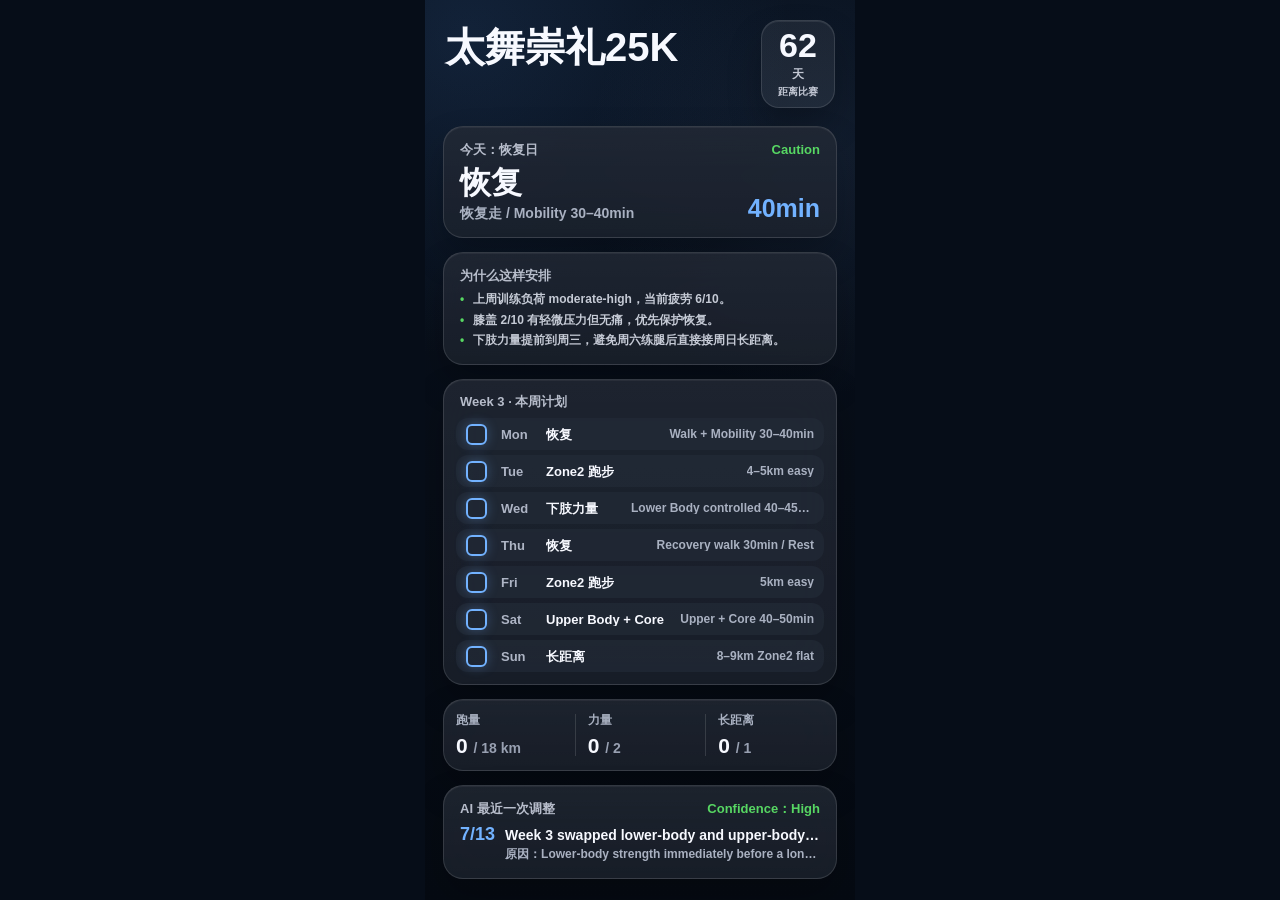
<file: index.html>
<!doctype html>
<html lang="zh-CN">
  <head>
    <meta charset="utf-8" />
    <meta name="viewport" content="width=device-width, initial-scale=1" />
    <meta http-equiv="refresh" content="0; url=dashboard/index.html" />
    <link rel="canonical" href="dashboard/index.html" />
    <title>太舞崇礼25K</title>
  </head>
  <body>
    <main>
      <p>正在打开 🍐的AI教练...</p>
      <p><a href="dashboard/index.html">如果没有自动跳转，请点这里。</a></p>
    </main>
  </body>
</html>
</file>
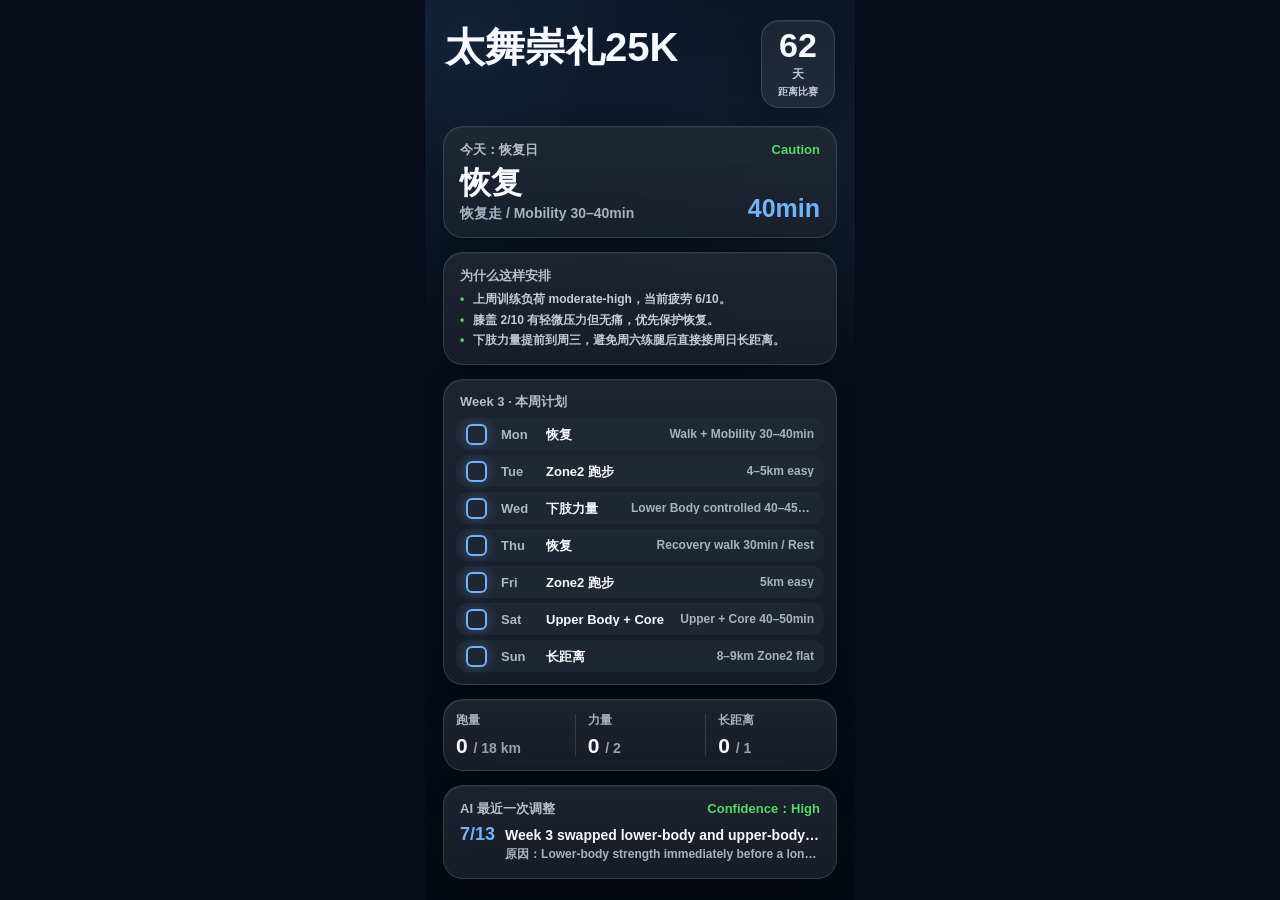
<file: dashboard/index.html>
<!doctype html>
<html lang="zh-CN">
  <head>
    <meta charset="utf-8">
    <meta name="viewport" content="width=device-width, initial-scale=1, viewport-fit=cover">
    <meta name="apple-mobile-web-app-capable" content="yes">
    <meta name="apple-mobile-web-app-status-bar-style" content="black-translucent">
    <meta name="apple-mobile-web-app-title" content="AI教练">
    <meta name="theme-color" content="#060d18">
    <title>太舞崇礼25K</title>
    <link rel="manifest" href="manifest.json">
    <link rel="icon" href="icons/icon.svg" type="image/svg+xml">
    <link rel="apple-touch-icon" href="icons/apple-touch-icon.png">
    <link rel="stylesheet" href="style.css">
  </head>
  <body>
    <main class="app-shell" aria-live="polite">
      <header class="hero">
        <h1 id="raceName">太舞崇礼25K</h1>
        <div class="race-count">
          <strong id="daysRemaining">--</strong>
          <span>天</span>
          <small>距离比赛</small>
        </div>
      </header>

      <section class="card today-card" aria-label="今日训练">
        <div class="section-head">
          <p id="todayStatus">今天</p>
          <span id="recoveryPill">--</span>
        </div>
        <div class="today-main">
          <div>
            <h2 id="todayType">--</h2>
            <p id="todayContent">--</p>
          </div>
          <strong id="todayDuration">--</strong>
        </div>
      </section>

      <section class="card reason-card" aria-label="为什么这样安排">
        <div class="section-head compact-head">
          <p>为什么这样安排</p>
        </div>
        <ul id="todayReason" class="reason-list"></ul>
      </section>

      <section class="card week-card" aria-label="本周计划">
        <div class="section-head compact-head">
          <p id="weekLabel">Week 1 · 本周计划</p>
        </div>
        <div id="weekDays" class="week-days"></div>
      </section>

      <section class="card progress-card" aria-label="本周目标">
        <article class="metric">
          <span>跑量</span>
          <strong id="runningProgress">--</strong>
        </article>
        <article class="metric">
          <span>力量</span>
          <strong id="strengthProgress">--</strong>
        </article>
        <article class="metric">
          <span>长距离</span>
          <strong id="longRunProgress">--</strong>
        </article>
      </section>

      <section class="card adjustment-card" aria-label="AI最近一次调整">
        <div class="section-head compact-head">
          <p>AI 最近一次调整</p>
          <span id="adjustmentConfidence">--</span>
        </div>
        <div class="adjustment-body">
          <time id="adjustmentDate">--</time>
          <strong id="adjustmentChange">--</strong>
          <p id="adjustmentReason">--</p>
        </div>
      </section>
    </main>

    <script id="fallback-state" type="application/json">
      {
        "race": {
          "name": "太舞崇礼25K",
          "date": "2026-09-13",
          "distance_km": 25,
          "days_remaining": 62
        },
        "today": {
          "date": "2026-07-13",
          "status": "recovery",
          "type": "Recovery",
          "content": "恢复走 / Mobility 30–40min",
          "duration_min": 40,
          "recovery": "Caution",
          "reason": [
            "上周训练负荷 moderate-high，当前疲劳 6/10。",
            "膝盖 2/10 有轻微压力但无痛，优先保护恢复。",
            "下肢力量提前到周三，避免周六练腿后直接接周日长距离。"
          ]
        },
        "reasons": [
          "上周训练负荷 moderate-high，当前疲劳 6/10。",
          "膝盖 2/10 有轻微压力但无痛，优先保护恢复。",
          "下肢力量提前到周三，避免周六练腿后直接接周日长距离。"
        ],
        "week": {
          "label": "Week 3",
          "progress": {
            "running_done_km": 0,
            "running_target_km": 18,
            "strength_done": 0,
            "strength_target": 2,
            "long_run_done": 0,
            "long_run_target": 1
          },
          "days": [
            {
              "day": "Mon",
              "status": "planned",
              "type": "Recovery",
              "content": "Walk + Mobility 30–40min"
            },
            {
              "day": "Tue",
              "status": "planned",
              "type": "Zone2",
              "content": "4–5km easy"
            },
            {
              "day": "Wed",
              "status": "planned",
              "type": "Strength",
              "content": "Lower Body controlled 40–45min"
            },
            {
              "day": "Thu",
              "status": "planned",
              "type": "Recovery",
              "content": "Recovery walk 30min / Rest"
            },
            {
              "day": "Fri",
              "status": "planned",
              "type": "Zone2",
              "content": "5km easy"
            },
            {
              "day": "Sat",
              "status": "planned",
              "type": "Upper Body + Core",
              "content": "Upper + Core 40–50min"
            },
            {
              "day": "Sun",
              "status": "planned",
              "type": "Long Run",
              "content": "8–9km Zone2 flat"
            }
          ]
        },
        "next_training": {
          "date": "2026-07-14",
          "day": "Tuesday",
          "type": "Zone2",
          "content": "4–5km easy Zone2, flat route",
          "distance": "4–5 km",
          "intensity": "Easy Zone 2",
          "time": "Planned",
          "adjustment_type": "Recovery + Consistency",
          "reason": "Maintain running consistency while reducing intensity peaks after fatigue 6/10 and knee 2/10."
        },
        "last_ai_adjustment": {
          "date": "2026-07-13",
          "change": "Week 3 swapped lower-body and upper-body strength days",
          "reason": "Lower-body strength immediately before a long run is not ideal under current fatigue 6/10, knee 2/10, and mild calf soreness. Move lower body to Wednesday and upper body/core to Saturday to protect Sunday long-run readiness.",
          "confidence": "High"
        },
        "last_updated": "2026-07-13T00:05:00+08:00"
      }
    </script>
    <script src="app.js"></script>
  </body>
</html>
</file>
<file: dashboard/style.css>
:root {
  color-scheme: dark;
  --bg: #060d18;
  --panel: rgba(24, 31, 43, 0.76);
  --panel-soft: rgba(35, 43, 57, 0.66);
  --line: rgba(255, 255, 255, 0.12);
  --text: #f7f9ff;
  --muted: #a9b1c1;
  --green: #57d763;
  --blue: #72b2ff;
  --warn: #ffd166;
  font-family: -apple-system, BlinkMacSystemFont, "SF Pro Display", "PingFang SC", "Helvetica Neue", Arial, sans-serif;
}

* {
  box-sizing: border-box;
}

html,
body {
  margin: 0;
  width: 100%;
  min-height: 100%;
  background: var(--bg);
  color: var(--text);
}

body {
  overflow: hidden;
}

.app-shell {
  width: min(100vw, 430px);
  height: 100svh;
  margin: 0 auto;
  padding: max(18px, env(safe-area-inset-top)) 18px max(16px, env(safe-area-inset-bottom));
  overflow: hidden;
  background:
    radial-gradient(circle at 10% 4%, rgba(69, 120, 190, 0.17), transparent 34%),
    radial-gradient(circle at 92% 18%, rgba(98, 134, 190, 0.12), transparent 28%),
    linear-gradient(180deg, #08111e 0%, #070d17 54%, #050a12 100%);
}

h1,
h2,
p {
  margin: 0;
}

.hero {
  display: grid;
  grid-template-columns: 1fr auto;
  align-items: start;
  gap: 16px;
  padding: 2px 2px 18px;
}

h1 {
  padding-top: 7px;
  font-size: clamp(33px, 9vw, 40px);
  line-height: 1;
  font-weight: 850;
  letter-spacing: 0;
}

.race-count {
  min-width: 74px;
  padding: 9px 10px 8px;
  border: 1px solid var(--line);
  border-radius: 18px;
  background: rgba(255, 255, 255, 0.065);
  text-align: center;
  box-shadow: inset 0 1px 0 rgba(255, 255, 255, 0.08), 0 18px 34px rgba(0, 0, 0, 0.22);
}

.race-count strong {
  display: block;
  font-size: 34px;
  line-height: 0.9;
  font-weight: 850;
}

.race-count span,
.race-count small {
  display: block;
  color: #c3c8d4;
  font-weight: 800;
  letter-spacing: 0;
}

.race-count span {
  margin-top: 5px;
  font-size: 12px;
}

.race-count small {
  margin-top: 2px;
  font-size: 10px;
}

.card {
  border: 1px solid var(--line);
  border-radius: 20px;
  background:
    linear-gradient(180deg, rgba(255, 255, 255, 0.045), rgba(255, 255, 255, 0.014)),
    var(--panel);
  box-shadow: inset 0 1px 0 rgba(255, 255, 255, 0.05), 0 18px 36px rgba(0, 0, 0, 0.22);
  backdrop-filter: blur(22px);
}

.card + .card {
  margin-top: 14px;
}

.today-card,
.reason-card,
.week-card,
.adjustment-card {
  padding: 16px;
}

.section-head {
  display: flex;
  justify-content: space-between;
  align-items: center;
  gap: 12px;
  margin-bottom: 12px;
}

.compact-head {
  margin-bottom: 10px;
}

.section-head p {
  color: #b7bdcb;
  font-size: 13px;
  line-height: 1;
  font-weight: 800;
}

.section-head span {
  color: var(--green);
  font-size: 13px;
  line-height: 1;
  font-weight: 850;
}

.today-main {
  display: grid;
  grid-template-columns: 1fr auto;
  gap: 12px;
  align-items: end;
}

.today-main h2 {
  font-size: 31px;
  line-height: 0.95;
  font-weight: 850;
  letter-spacing: 0;
}

.today-main p {
  margin-top: 8px;
  color: var(--muted);
  font-size: 14px;
  line-height: 1.15;
  font-weight: 650;
}

.today-main strong {
  color: var(--blue);
  font-size: 25px;
  line-height: 1;
  font-weight: 850;
}

.reason-list {
  display: grid;
  gap: 6px;
  margin: 0;
  padding: 0;
  list-style: none;
}

.reason-list li {
  color: #c5cad5;
  font-size: 12px;
  line-height: 1.22;
  font-weight: 650;
}

.reason-list li::before {
  content: "•";
  color: var(--green);
  margin-right: 9px;
}

.week-card {
  padding: 15px 12px 12px;
}

.week-card .section-head {
  margin-inline: 4px;
}

.week-days {
  display: grid;
  gap: 5px;
}

.day-row {
  display: grid;
  grid-template-columns: 28px 38px minmax(78px, 1fr) minmax(58px, auto);
  align-items: center;
  gap: 7px;
  min-height: 32px;
  padding: 0 10px;
  border-radius: 12px;
  background: var(--panel-soft);
}

.day-name,
.day-type,
.day-content {
  overflow: hidden;
  white-space: nowrap;
  text-overflow: ellipsis;
}

.day-name {
  color: #aeb5c5;
  font-size: 13px;
  font-weight: 800;
}

.status-box {
  display: grid;
  place-items: center;
  width: 21px;
  height: 21px;
  border: 2px solid var(--blue);
  border-radius: 6px;
  color: #fff;
  font-size: 18px;
  line-height: 1;
  font-weight: 900;
  box-shadow: 0 0 12px rgba(114, 178, 255, 0.3);
}

.status-box.done {
  border-color: transparent;
  background: linear-gradient(180deg, #68df68, #37b94b);
  box-shadow: 0 0 18px rgba(87, 215, 99, 0.28);
}

.status-box.adjusted {
  color: var(--blue);
}

.status-box.warning {
  color: var(--warn);
  border-color: var(--warn);
}

.day-type {
  font-size: 13px;
  line-height: 1;
  font-weight: 850;
}

.day-content {
  color: var(--muted);
  text-align: right;
  font-size: 12px;
  line-height: 1;
  font-weight: 650;
}

.progress-card {
  display: grid;
  grid-template-columns: 1fr 1fr 1fr;
  margin-top: 14px;
  padding: 14px 0;
}

.metric {
  min-width: 0;
  padding: 0 12px;
}

.metric + .metric {
  border-left: 1px solid rgba(255, 255, 255, 0.13);
}

.metric span {
  display: block;
  color: var(--muted);
  font-size: 12px;
  line-height: 1;
  font-weight: 800;
}

.metric strong {
  display: block;
  margin-top: 9px;
  font-size: 21px;
  line-height: 1;
  font-weight: 850;
}

.metric strong small {
  color: #98a0b1;
  font-size: 14px;
  font-weight: 800;
}

.adjustment-body {
  display: grid;
  grid-template-columns: auto 1fr;
  gap: 5px 10px;
  align-items: baseline;
}

.adjustment-body time {
  grid-row: span 2;
  color: var(--blue);
  font-size: 18px;
  line-height: 1;
  font-weight: 850;
}

.adjustment-body strong {
  min-width: 0;
  overflow: hidden;
  color: var(--text);
  white-space: nowrap;
  text-overflow: ellipsis;
  font-size: 14px;
  line-height: 1.1;
  font-weight: 850;
}

.adjustment-body p {
  min-width: 0;
  overflow: hidden;
  color: var(--muted);
  white-space: nowrap;
  text-overflow: ellipsis;
  font-size: 12px;
  line-height: 1.15;
  font-weight: 650;
}

.error {
  padding: 20px;
  color: #ff7b7b;
}

@media (max-width: 380px), (max-height: 760px) {
  .app-shell {
    padding: max(9px, env(safe-area-inset-top)) 11px max(8px, env(safe-area-inset-bottom));
  }

  .hero {
    padding-bottom: 7px;
  }

  h1 {
    font-size: 28px;
  }

  .race-count {
    min-width: 64px;
    padding: 7px 8px 6px;
    border-radius: 16px;
  }

  .race-count strong {
    font-size: 27px;
  }

  .card + .card,
  .progress-card {
    margin-top: 7px;
  }

  .today-card,
  .reason-card,
  .week-card,
  .adjustment-card {
    padding: 10px 12px;
  }

  .section-head,
  .compact-head {
    margin-bottom: 7px;
  }

  .today-main h2 {
    font-size: 27px;
  }

  .today-main p,
  .section-head p,
  .section-head span {
    font-size: 11px;
  }

  .today-main strong {
    font-size: 21px;
  }

  .reason-list {
    gap: 3px;
  }

  .reason-list li {
    font-size: 10.5px;
  }

  .week-card {
    padding: 10px 9px 9px;
  }

  .week-days {
    gap: 4px;
  }

  .day-row {
    grid-template-columns: 25px 35px minmax(70px, 1fr) minmax(54px, auto);
    min-height: 29px;
    padding-inline: 8px;
  }

  .day-name,
  .day-type,
  .day-content {
    font-size: 11px;
  }

  .status-box {
    width: 19px;
    height: 19px;
    font-size: 16px;
  }

  .progress-card {
    padding: 10px 0;
  }

  .metric {
    padding-inline: 9px;
  }

  .metric span {
    font-size: 10px;
  }

  .metric strong {
    margin-top: 7px;
    font-size: 18px;
  }

  .metric strong small {
    font-size: 12px;
  }

  .adjustment-body time {
    font-size: 15px;
  }

  .adjustment-body strong {
    font-size: 12px;
  }

  .adjustment-body p {
    font-size: 10.5px;
  }
}
</file>
